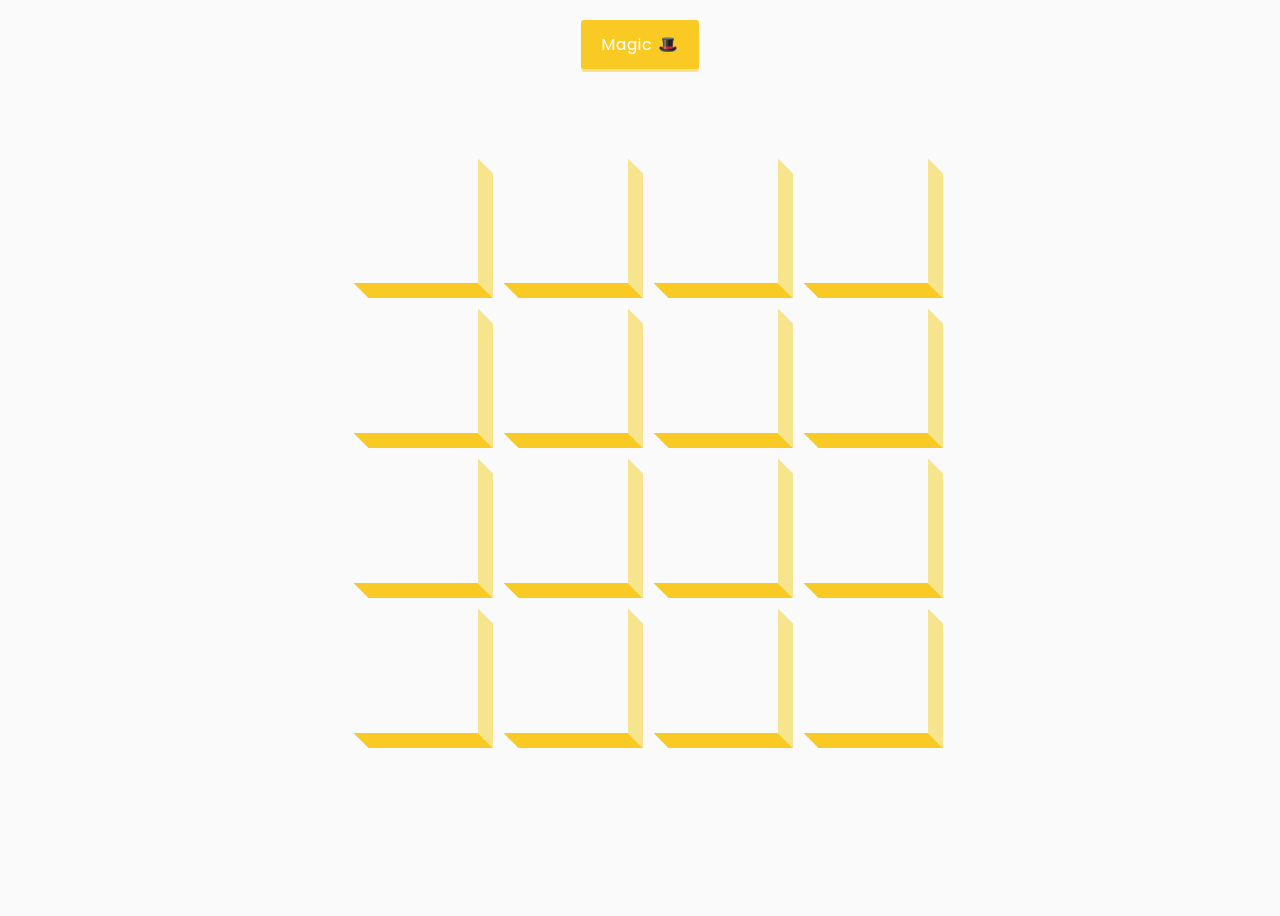
<file: 3d-boxes-background/index.html>
<!DOCTYPE html>
<html lang="en">
  <head>
    <meta charset="UTF-8" />
    <meta name="viewport" content="width=device-width, initial-scale=1.0" />
    <link
      rel="stylesheet"
      href="https://cdnjs.cloudflare.com/ajax/libs/font-awesome/5.14.0/css/all.min.css"
      integrity="sha512-1PKOgIY59xJ8Co8+NE6FZ+LOAZKjy+KY8iq0G4B3CyeY6wYHN3yt9PW0XpSriVlkMXe40PTKnXrLnZ9+fkDaog=="
      crossorigin="anonymous"
    />
    <link rel="stylesheet" href="style.css" />
    <title>3D Boxes Background</title>
  </head>
  <body>
    <button id="btn" class="magic">Magic 🎩</button>
    <div id="boxes" class="boxes big"></div>
    <script src="server.js"></script>
  </body>
</html>
</file>
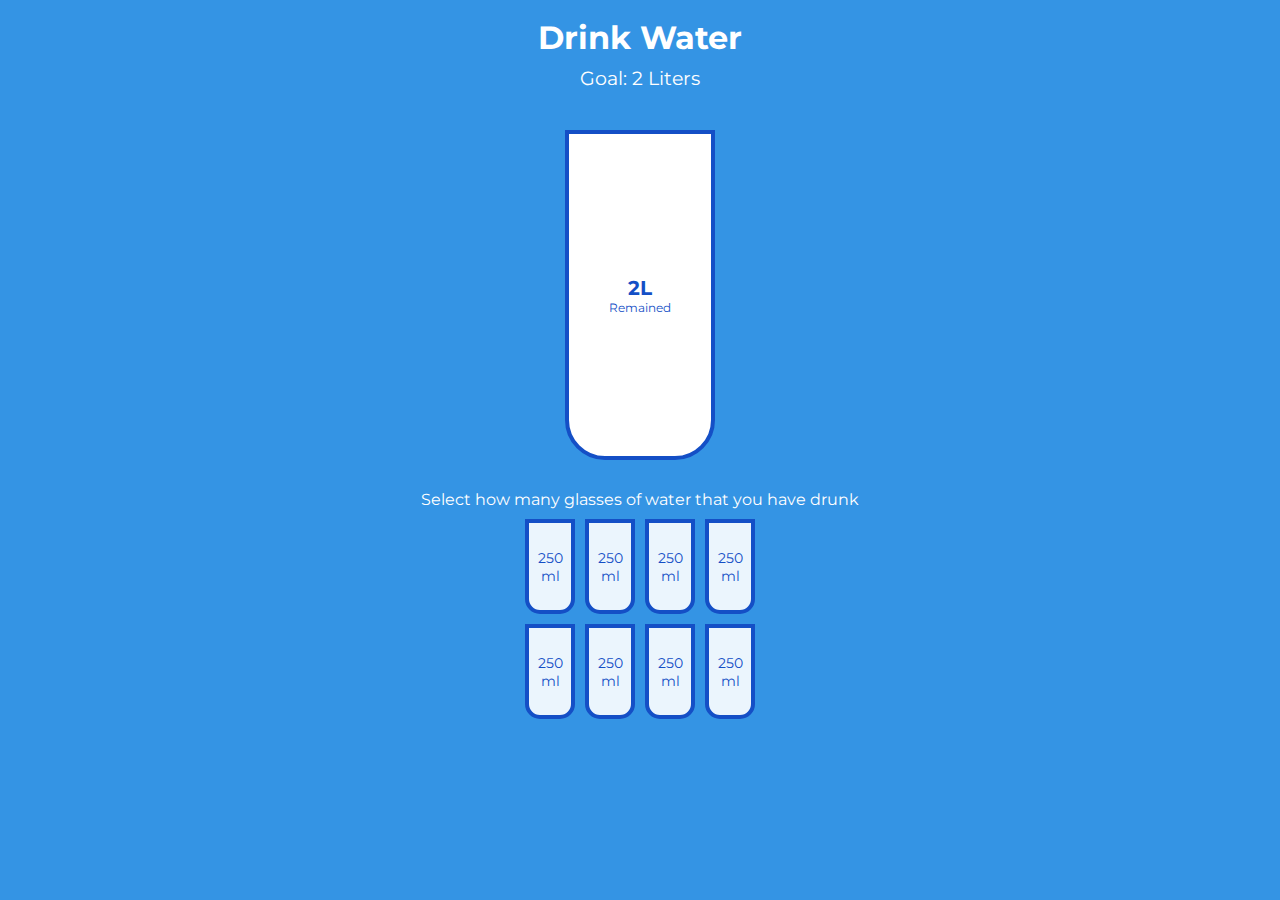
<file: drink-water/index.html>
<!DOCTYPE html>
<html lang="en">
  <head>
    <meta charset="UTF-8" />
    <meta name="viewport" content="width=device-width, initial-scale=1.0" />
    <link rel="stylesheet" href="style.css" />
    <title>Drink Water</title>
  </head>
  <body>
    <h1>Drink Water</h1>
    <h3>Goal: 2 Liters</h3>

    <div class="cup">
      <div class="remained" id="remained">
        <span id="liters"></span>
        <small>Remained</small>
      </div>

      <div class="percentage" id="percentage"></div>
    </div>

    <p class="text">Select how many glasses of water that you have drunk</p>

    <div class="cups">
      <div class="cup cup-small">250 ml</div>
      <div class="cup cup-small">250 ml</div>
      <div class="cup cup-small">250 ml</div>
      <div class="cup cup-small">250 ml</div>
      <div class="cup cup-small">250 ml</div>
      <div class="cup cup-small">250 ml</div>
      <div class="cup cup-small">250 ml</div>
      <div class="cup cup-small">250 ml</div>
    </div>

    <script src="script.js"></script>
  </body>
</html>
</file>
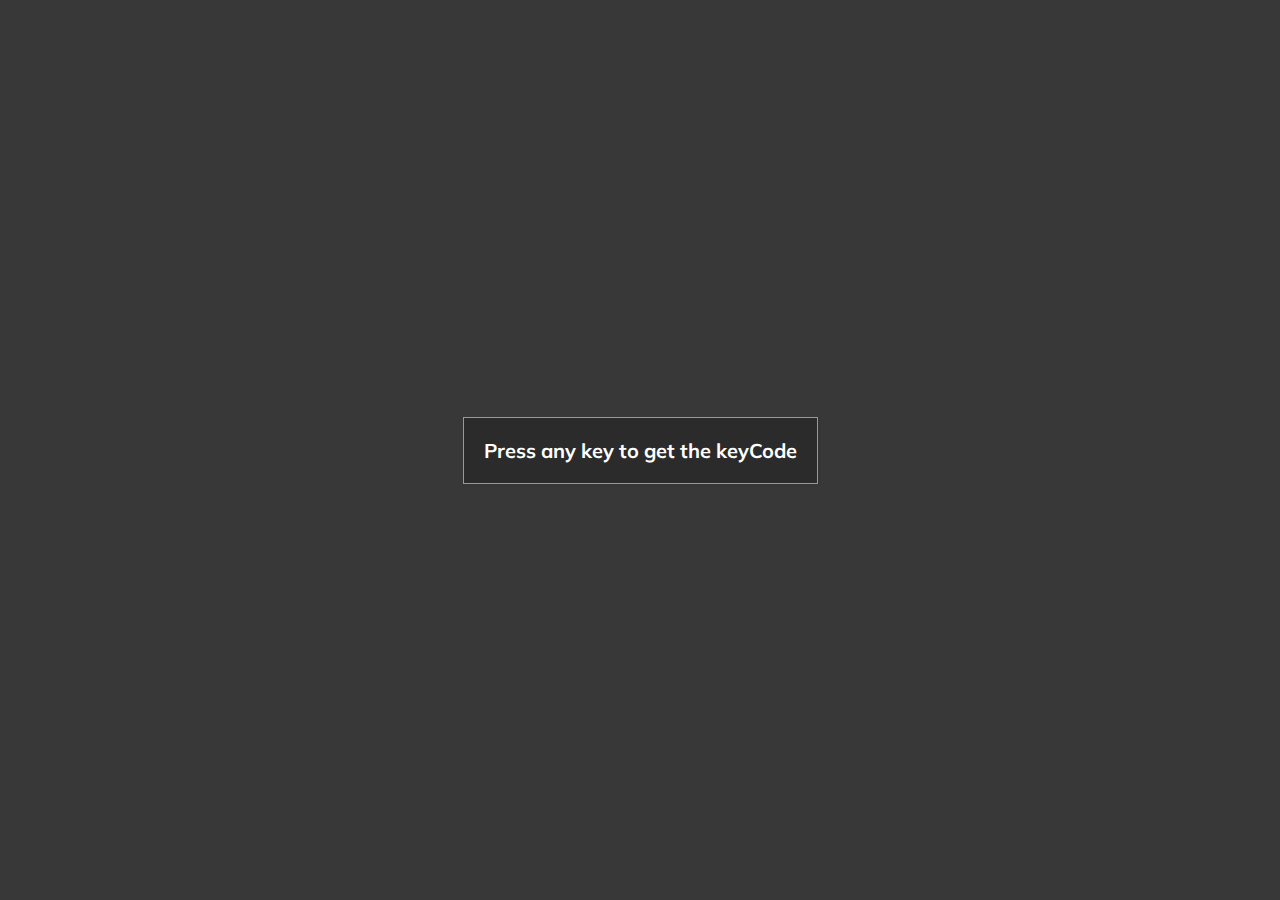
<file: event-key-codes/index.html>
<!DOCTYPE html>
<html lang="en">
  <head>
    <meta charset="UTF-8" />
    <meta name="viewport" content="width=device-width, initial-scale=1.0" />
    <link rel="stylesheet" href="style.css" />
    <title>Event KeyCodes</title>
  </head>
  <body>
    <div id="insert">
      <div class="key">
        Press any key to get the keyCode
      </div>
    </div>
    <script src="script.js"></script>
  </body>
</html>
</file>
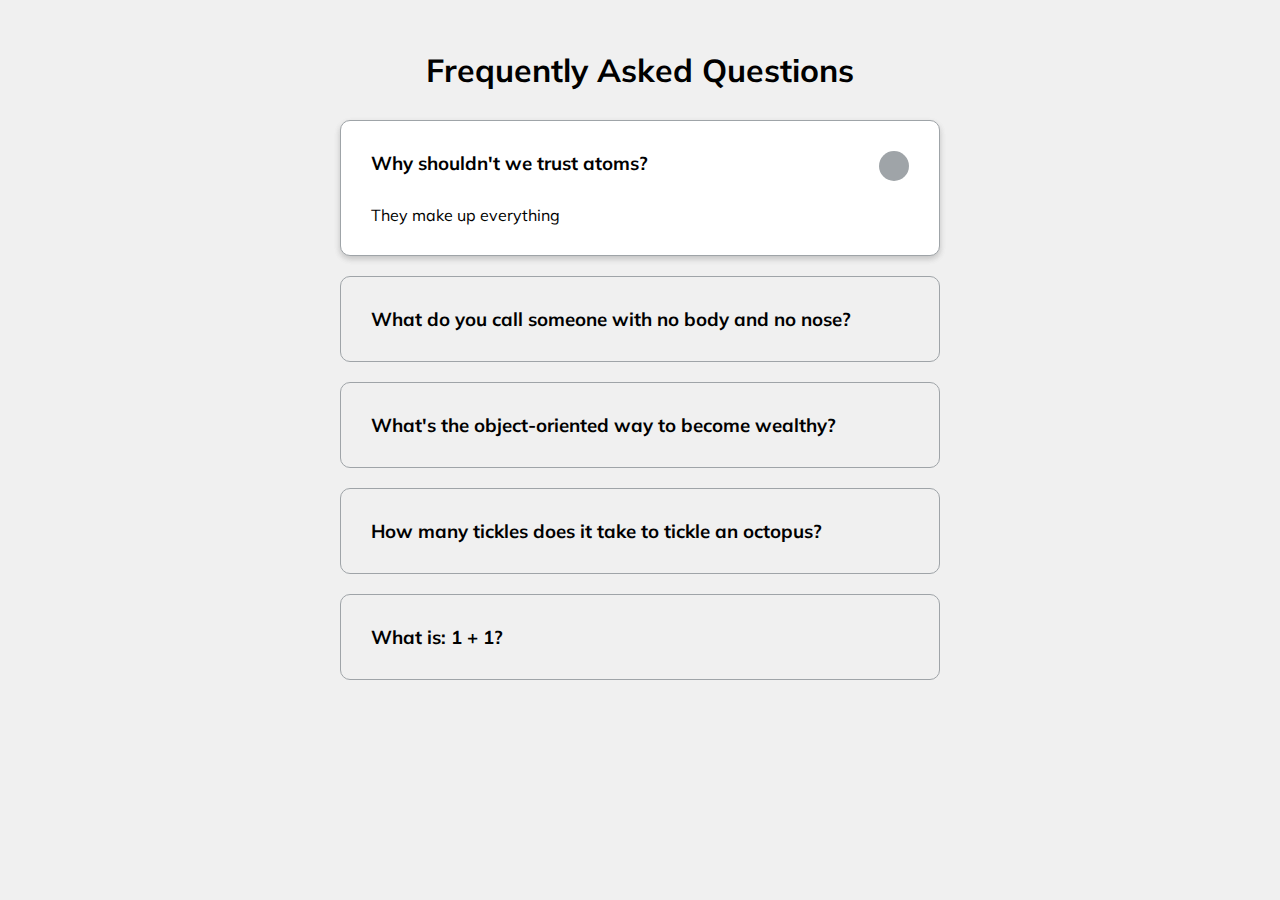
<file: faq-collapse/index.html>
<!DOCTYPE html>
<html lang="en">
  <head>
    <meta charset="UTF-8" />
    <meta name="viewport" content="width=device-width, initial-scale=1.0" />
    <link rel="stylesheet" href="https://cdnjs.cloudflare.com/ajax/libs/font-awesome/5.14.0/css/all.min.css" integrity="sha512-1PKOgIY59xJ8Co8+NE6FZ+LOAZKjy+KY8iq0G4B3CyeY6wYHN3yt9PW0XpSriVlkMXe40PTKnXrLnZ9+fkDaog==" crossorigin="anonymous" />
    <link rel="stylesheet" href="style.css" />
    <title>FAQ</title>
  </head>
  <body>
    <h1>Frequently Asked Questions</h1>
    <div class="faq-container">
      <div class="faq active">
        <h3 class="faq-title">
          Why shouldn't we trust atoms?
        </h3>

        <p class="faq-text">
          They make up everything
        </p>

        <button class="faq-toggle">
          <i class="fas fa-chevron-down"></i>
          <i class="fas fa-times"></i>
        </button>
      </div>

      <div class="faq">
        <h3 class="faq-title">
          What do you call someone with no body and no nose?
        </h3>
        <p class="faq-text">
          Nobody knows.
        </p>
        <button class="faq-toggle">
          <i class="fas fa-chevron-down"></i>
          <i class="fas fa-times"></i>
        </button>
      </div>
      
      <div class="faq">
        <h3 class="faq-title">
          What's the object-oriented way to become wealthy?
        </h3>
        <p class="faq-text">
          Inheritance.
        </p>
        <button class="faq-toggle">
          <i class="fas fa-chevron-down"></i>
          <i class="fas fa-times"></i>
        </button>
      </div>
      
      <div class="faq">
        <h3 class="faq-title">
          How many tickles does it take to tickle an octopus?
        </h3>
        <p class="faq-text">
          Ten-tickles!
        </p>
        <button class="faq-toggle">
          <i class="fas fa-chevron-down"></i>
          <i class="fas fa-times"></i>
        </button>
      </div>
      
      <div class="faq">
        <h3 class="faq-title">
          What is: 1 + 1?
        </h3>
        <p class="faq-text">
          Depends on who are you asking.
        </p>
        <button class="faq-toggle">
          <i class="fas fa-chevron-down"></i>
          <i class="fas fa-times"></i>
        </button>
      </div>
    </div>
    <script src="script.js"></script>
  </body>
</html>
</file>
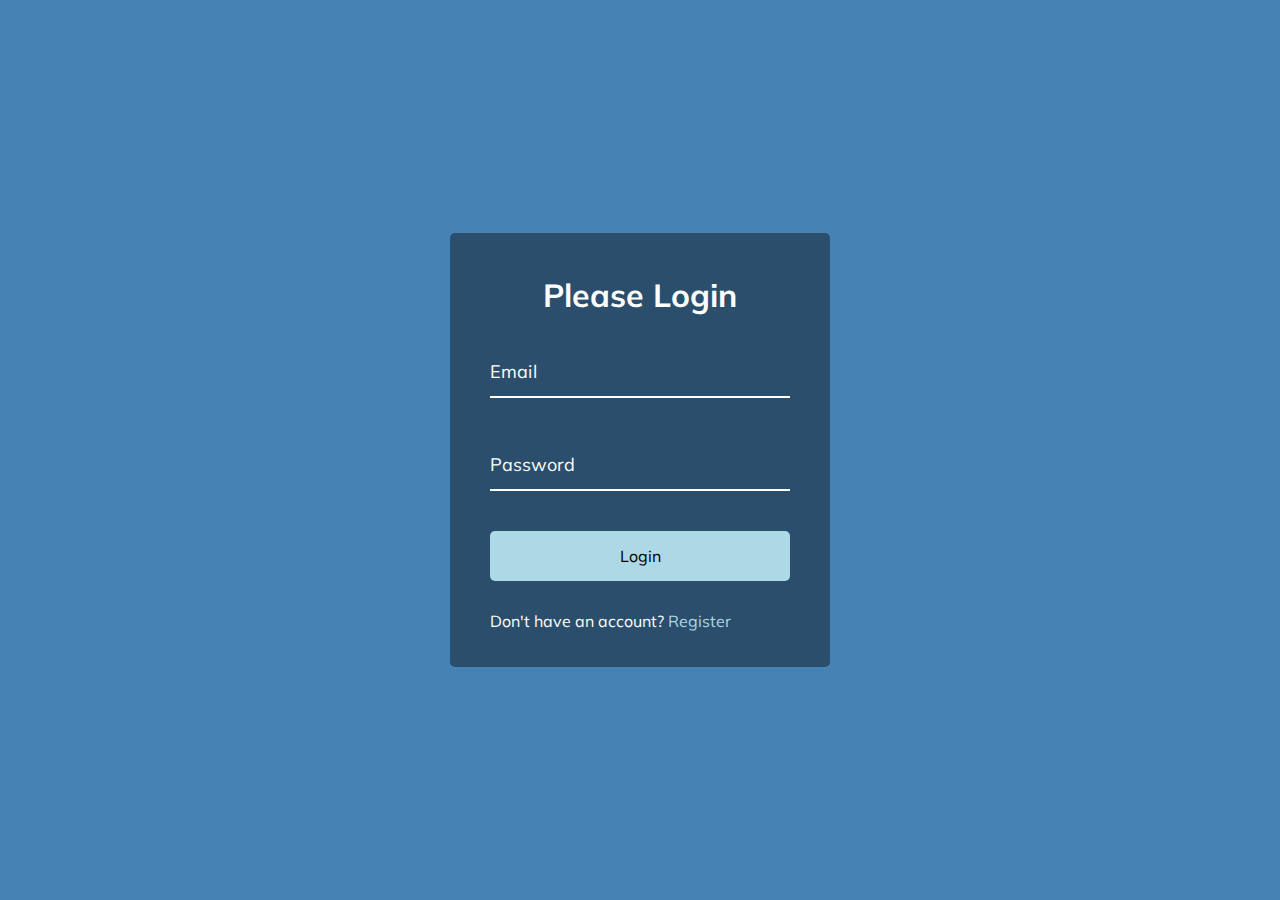
<file: form-input-wave/index.html>
<!DOCTYPE html>
<html lang="en">
  <head>
    <meta charset="UTF-8" />
    <meta name="viewport" content="width=device-width, initial-scale=1.0" />
    <link rel="stylesheet" href="style.css" />
    <title>Form Input Wave</title>
  </head>
  <body>
    <div class="container">
      <h1>Please Login</h1>
      <form>
        <div class="form-control">
          <input type="text" required>
          <label>Email</label>
          <!-- <label>
            <span style="transition-delay: 0ms">E</span>
              <span style="transition-delay: 50ms">m</span>
              <span style="transition-delay: 100ms">a</span>
              <span style="transition-delay: 150ms">i</span>
              <span style="transition-delay: 200ms">l</span>
        </label> -->
        </div>

        <div class="form-control">
          <input type="password" required>
          <label>Password</label>
        </div>

        <button class="btn">Login</button>

        <p class="text">Don't have an account? <a href="#">Register</a> </p>
      </form>
    </div>
    <script src="script.js"></script>
  </body>
</html>
</file>
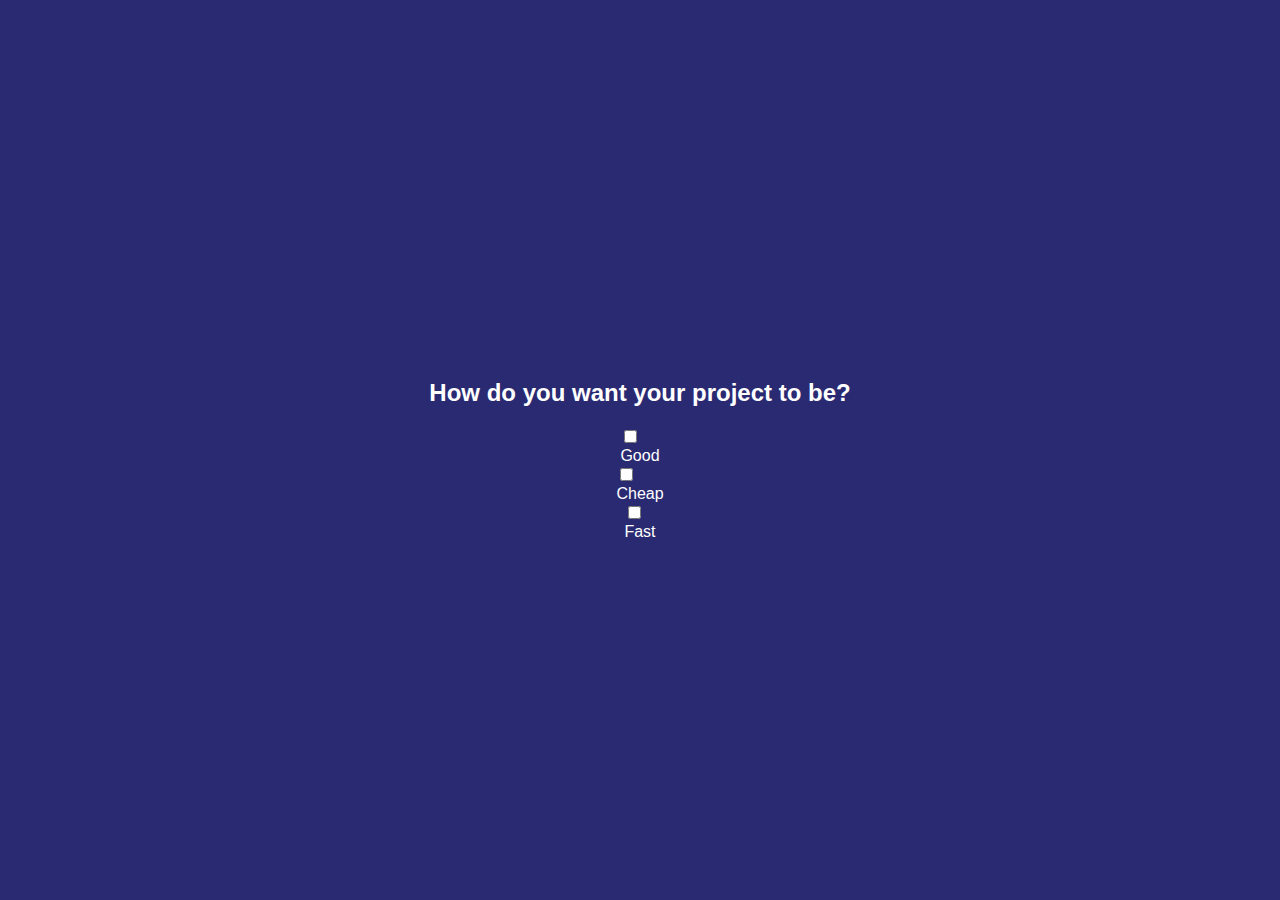
<file: good-cheap-fast/index.html>
<!DOCTYPE html>
<html lang="en">
  <head>
    <meta charset="UTF-8" />
    <meta name="viewport" content="width=device-width, initial-scale=1.0" />
    <link rel="stylesheet" href="style.css" />
    <title>Good, Cheap, Fast</title>
  </head>
  <body>
    <h2>How do you want your project to be?</h2>
    <div class="toggle-container">
      <input type="checkbox" id="good" class="toggle">
      <label for="good" class="label">
        <div class="ball"></div>
      </label>
      <span>Good</span>
    </div>

    <div class="toggle-container">
      <input type="checkbox" id="cheap" class="toggle">
      <label for="cheap" class="label">
        <div class="ball"></div>
      </label>
      <span>Cheap</span>
    </div>

    <div class="toggle-container">
      <input type="checkbox" id="fast" class="toggle">
      <label for="fast" class="label">
        <div class="ball"></div>
      </label>
      <span>Fast</span>
    </div>
    <script src="script.js"></script>
  </body>
</html>
</file>
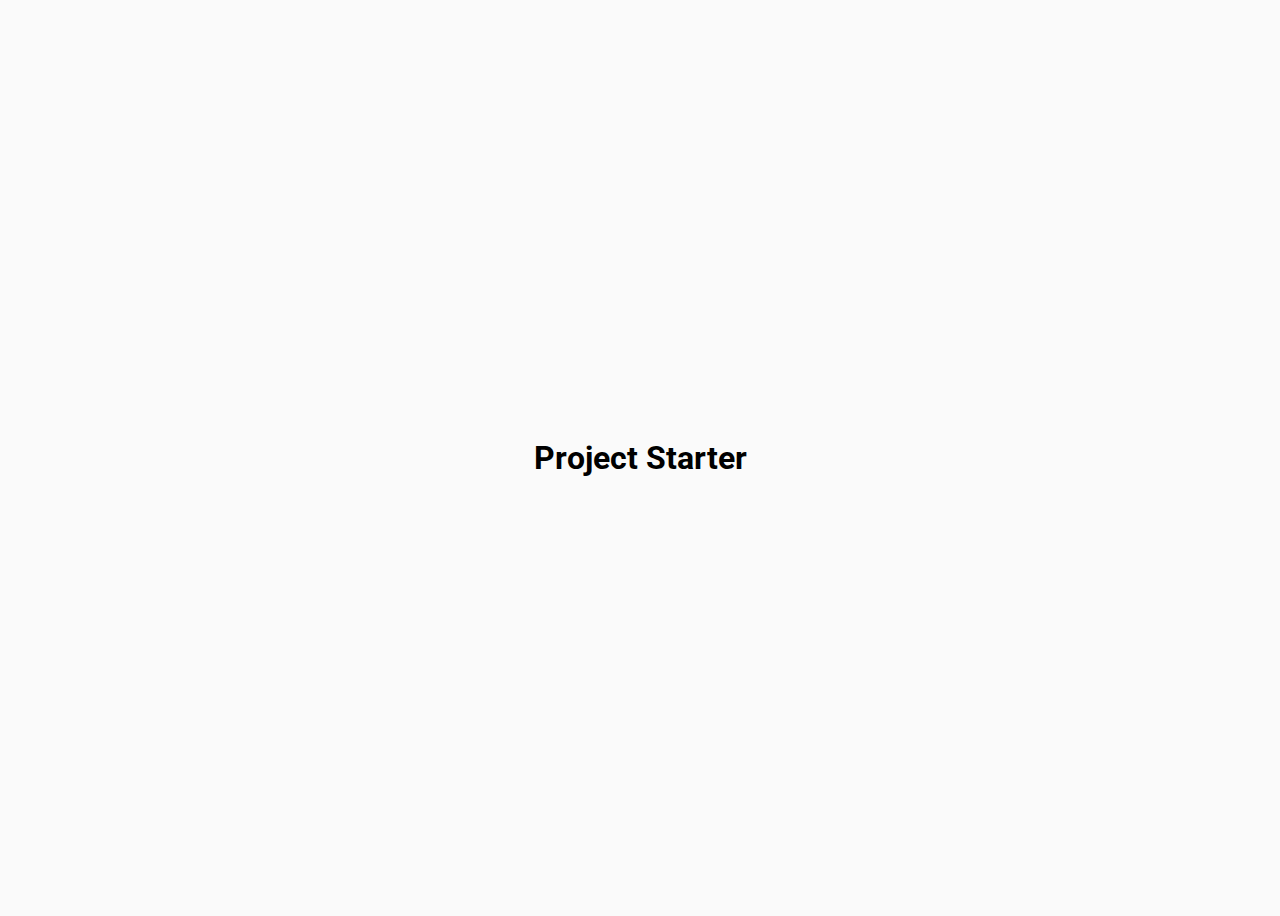
<file: project-starter/index.html>
<!DOCTYPE html>
<html lang="en">
  <head>
    <meta charset="UTF-8" />
    <meta name="viewport" content="width=device-width, initial-scale=1.0" />
    <link rel="stylesheet" href="style.css" />
    <title>My Project</title>
  </head>
  <body>
    <h1>Project Starter</h1>
    <script src="server.js"></script>
  </body>
</html>
</file>
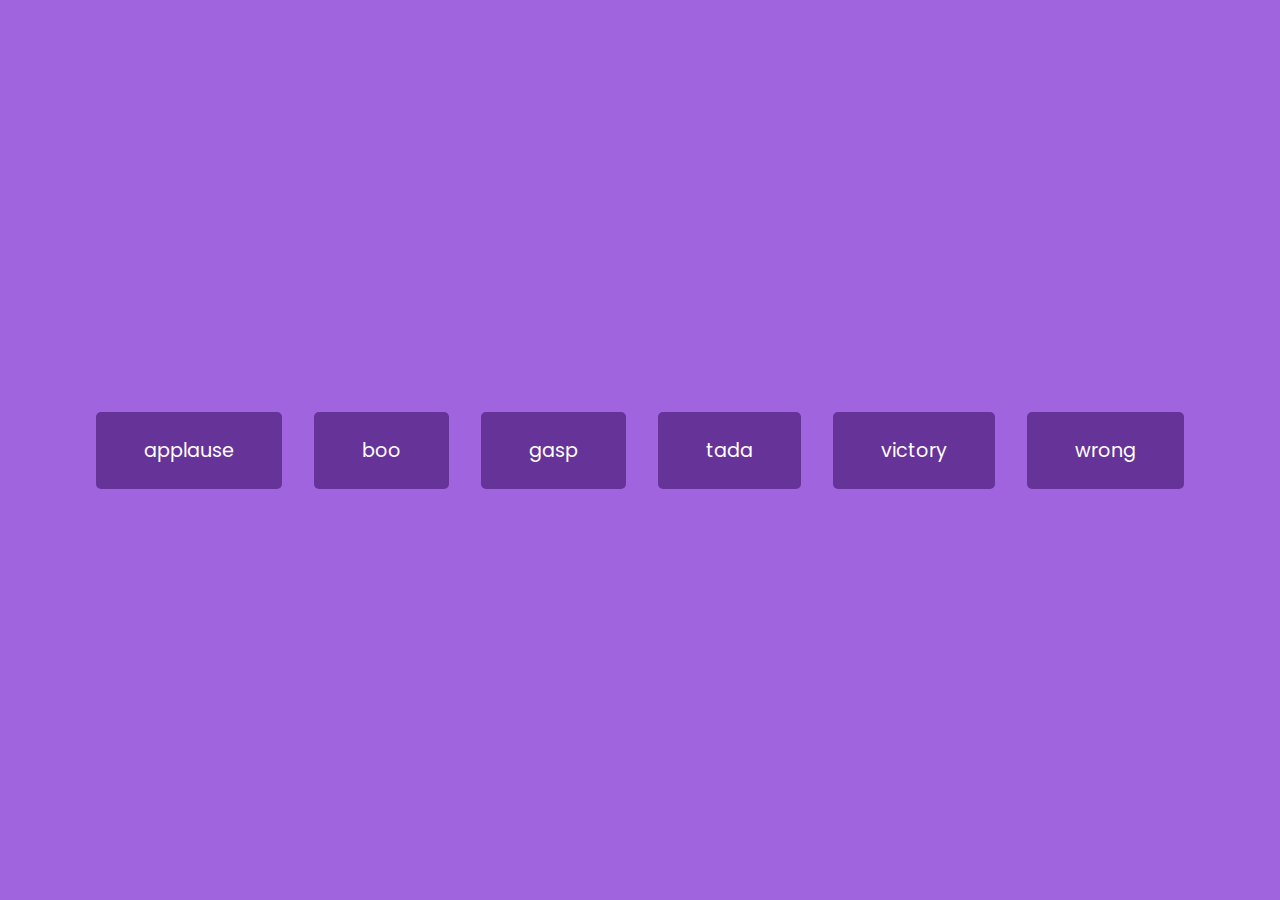
<file: sound-board/index.html>
<!DOCTYPE html>
<html lang="en">
  <head>
    <meta charset="UTF-8" />
    <meta name="viewport" content="width=device-width, initial-scale=1.0" />
    <link rel="stylesheet" href="style.css" />
    <title>Sound Board</title>
  </head>
  <body>
    <audio id="applause" src="sounds/applause-cheer-236786.mp3"></audio>
    <audio id="boo" src="sounds/boo-hahahaha-257718.mp3"></audio>
    <audio id="gasp" src="sounds/gasp-242214.mp3"></audio>
    <audio id="tada" src="sounds/tada-fanfare-a-6313.mp3"></audio>
    <audio id="victory" src="sounds/victorymale-version-230553.mp3"></audio>
    <audio id="wrong" src="sounds/buzzer-or-wrong-answer-20582.mp3"></audio>

    <div id="buttons"></div>

    <script src="script.js"></script>
  </body>
</html>
</file>
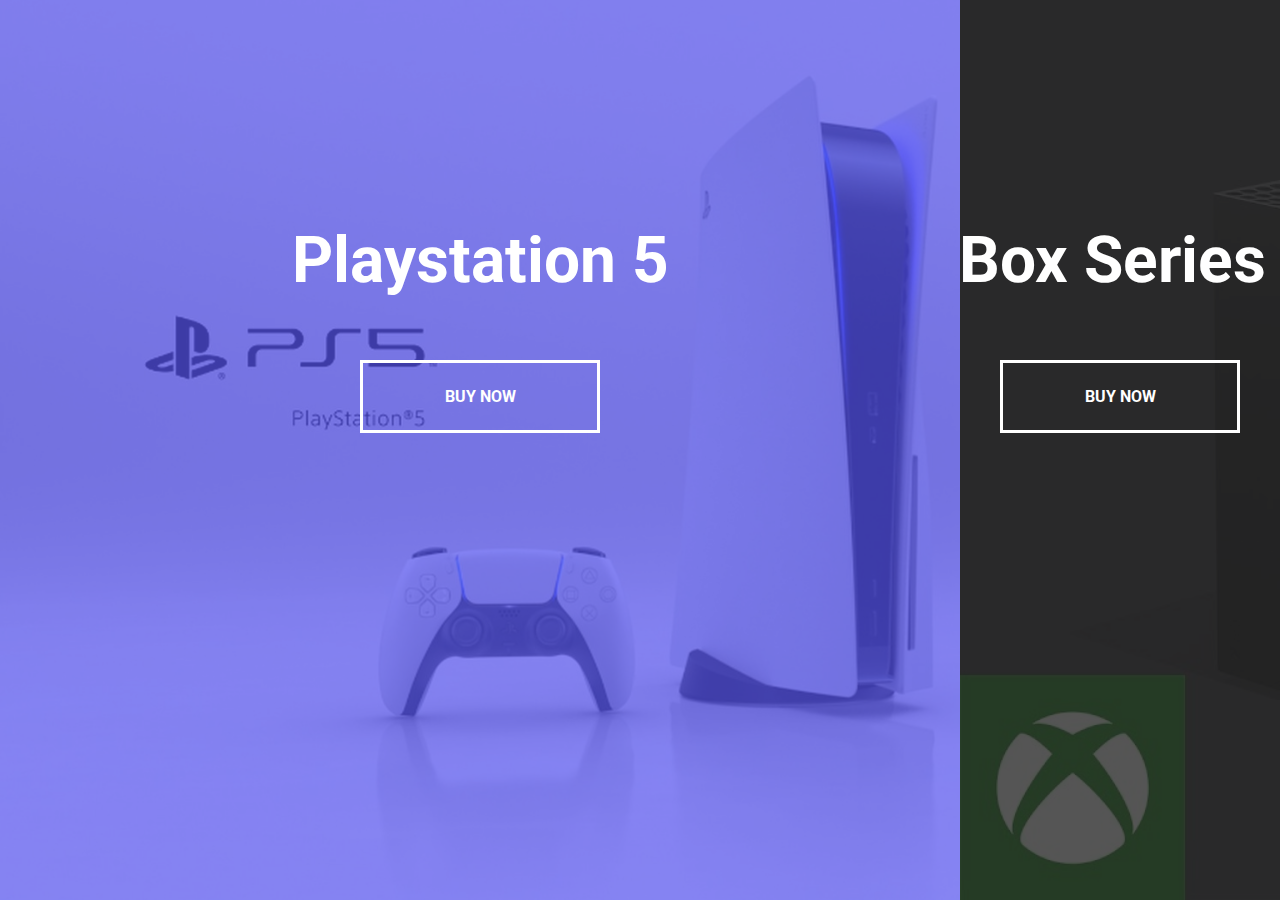
<file: split-landing-page/index.html>
<!DOCTYPE html>
<html lang="en">
  <head>
    <meta charset="UTF-8" />
    <meta name="viewport" content="width=device-width, initial-scale=1.0" />
    <link rel="stylesheet" href="style.css" />
    <title>Split Landing Page
    </title>
  </head>
  <body>
    <div class="container">
      <div class="split left">
        <h1>Playstation 5</h1>
        <a href="#" class="btn">Buy Now</a>
      </div>
      <div class="split right">
        <h1>XBox Series X</h1>
        <a href="#" class="btn">Buy Now</a>
      </div>
    </div>

    <script src="script.js"></script>
  </body>
</html>
</file>
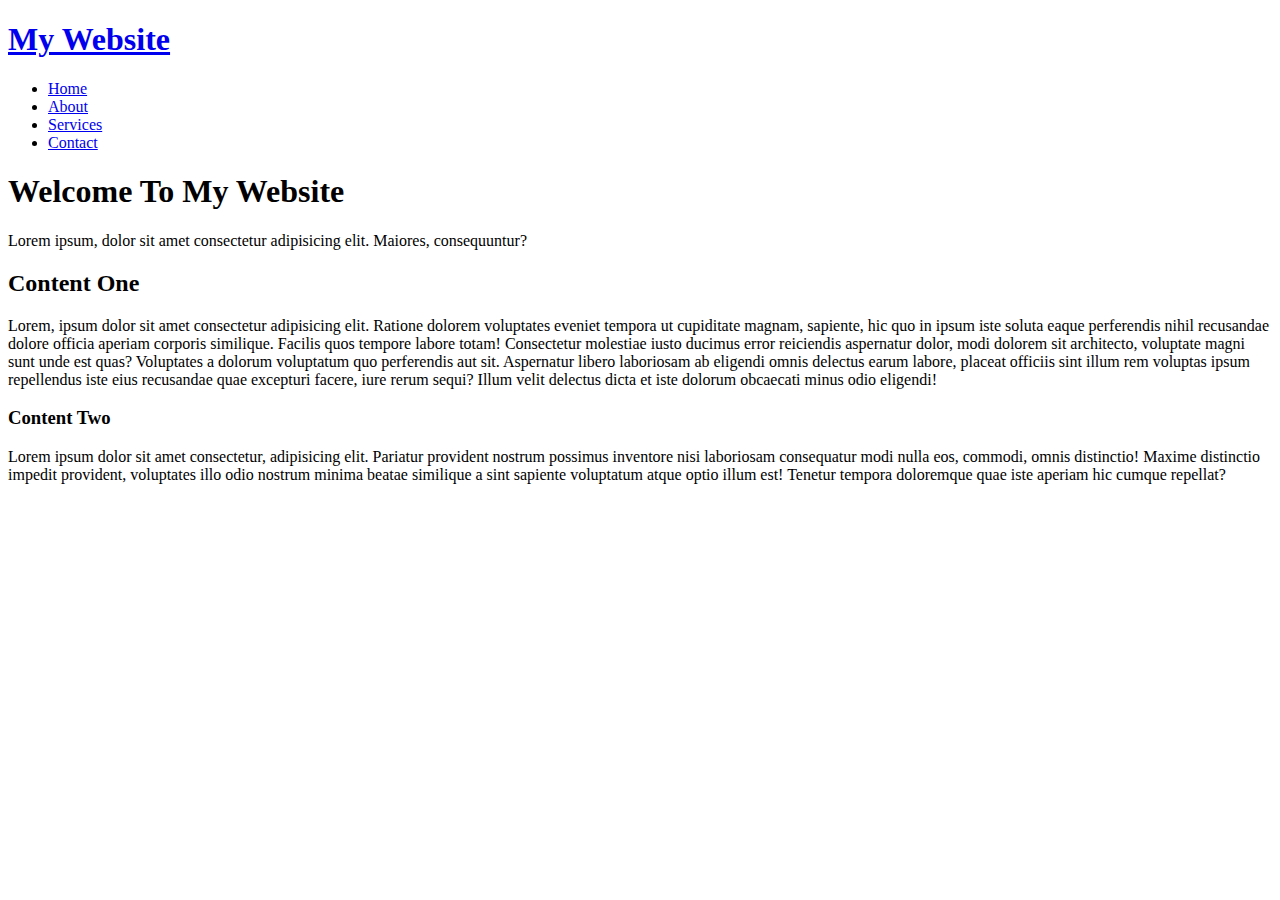
<file: sticky-navigation/index.html>
<!DOCTYPE html>
<html lang="en">
  <head>
    <meta charset="UTF-8" />
    <meta name="viewport" content="width=device-width, initial-scale=1.0" />
    <link rel="stylesheet" href="style.css" />
    <title>Sticky Navigation</title>
  </head>
  <body>
    <nav class="nav">
      <div class="container">
        <h1 class="logo"><a href="/index.html">My Website</a></h1>
        <ul>
          <li><a href="#" class="current">Home</a></li>
          <li><a href="#">About</a></li>
          <li><a href="#">Services</a></li>
          <li><a href="#">Contact</a></li>
        </ul>
      </div>
    </nav>

    <div class="hero">
      <div class="container">
        <h1>Welcome To My Website</h1>
        <p>Lorem ipsum, dolor sit amet consectetur adipisicing elit. Maiores, consequuntur?</p>
      </div>
    </div>

    <section class="container content">
      <h2>Content One</h2>
      <p>Lorem, ipsum dolor sit amet consectetur adipisicing elit. Ratione dolorem voluptates eveniet tempora ut cupiditate magnam, sapiente, hic quo in ipsum iste soluta eaque perferendis nihil recusandae dolore officia aperiam corporis similique. Facilis quos tempore labore totam! Consectetur molestiae iusto ducimus error reiciendis aspernatur dolor, modi dolorem sit architecto, voluptate magni sunt unde est quas? Voluptates a dolorum voluptatum quo perferendis aut sit. Aspernatur libero laboriosam ab eligendi omnis delectus earum labore, placeat officiis sint illum rem voluptas ipsum repellendus iste eius recusandae quae excepturi facere, iure rerum sequi? Illum velit delectus dicta et iste dolorum obcaecati minus odio eligendi!</p>

      <h3>Content Two</h3>
      <p>Lorem ipsum dolor sit amet consectetur, adipisicing elit. Pariatur provident nostrum possimus inventore nisi laboriosam consequatur modi nulla eos, commodi, omnis distinctio! Maxime distinctio impedit provident, voluptates illo odio nostrum minima beatae similique a sint sapiente voluptatum atque optio illum est! Tenetur tempora doloremque quae iste aperiam hic cumque repellat?</p>
    </section>

    <script src="script.js"></script>
  </body>
</html>
</file>
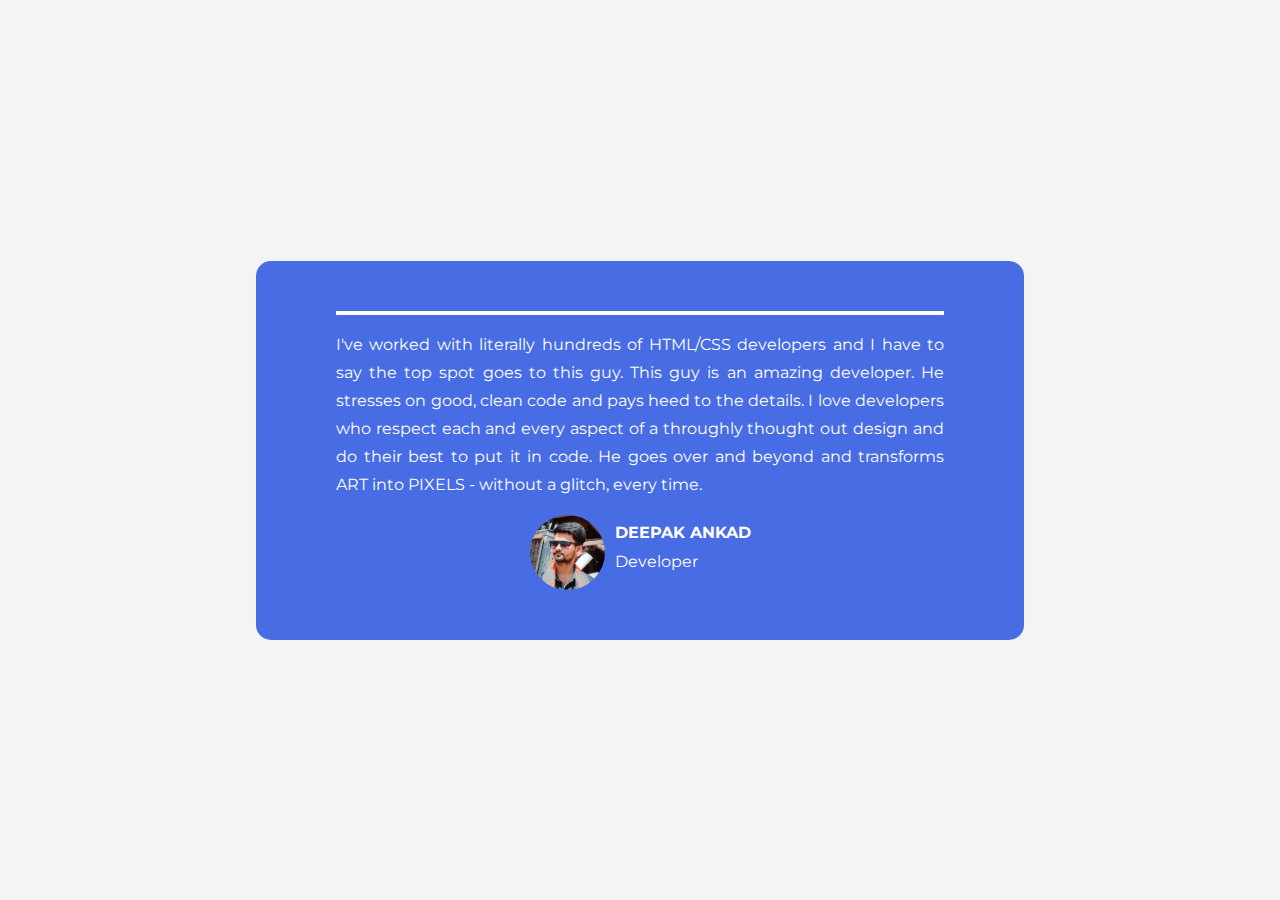
<file: testimonial-box-switcher/index.html>
<!DOCTYPE html>
<html lang="en">
  <head>
    <meta charset="UTF-8" />
    <meta name="viewport" content="width=device-width, initial-scale=1.0" />
    <link
      rel="stylesheet"
      href="https://cdnjs.cloudflare.com/ajax/libs/font-awesome/5.14.0/css/all.min.css"
      integrity="sha512-1PKOgIY59xJ8Co8+NE6FZ+LOAZKjy+KY8iq0G4B3CyeY6wYHN3yt9PW0XpSriVlkMXe40PTKnXrLnZ9+fkDaog=="
      crossorigin="anonymous"
    />
    <link rel="stylesheet" href="style.css" />
    <title>Testimonial Box</title>
  </head>
  <body>
    <div class="testimonial-container">
      <div class="progress-bar"></div>
      <div class="fas fa-quote-right fa-quote"></div>
      <div class="fas fa-quote-left fa-quote"></div>
      <p class="testimonial">
        I've worked with literally hundreds of HTML/CSS developers and I have to
        say the top spot goes to this guy. This guy is an amazing developer. He
        stresses on good, clean code and pays heed to the details. I love
        developers who respect each and every aspect of a throughly thought out
        design and do their best to put it in code. He goes over and beyond and
        transforms ART into PIXELS - without a glitch, every time.
      </p>
      <div class="user">
        <img
          src="img2.jpg"
          alt="user"
          class="user-image"
        />
        <div class="user-details">
          <h4 class="username">DEEPAK ANKAD</h4>
          <p class="role">Developer</p>
        </div>
      </div>
    </div>
    <script src="script.js"></script>
  </body>
</html>
</file>
<file: 3d-boxes-background/style.css>
@import url('https://fonts.googleapis.com/css2?family=Roboto:wght@400;700&display=swap');
@import url('https://fonts.googleapis.com/css2?family=Poppins&display=swap');

* {
  box-sizing: border-box;
}

body {
  background-color: #fafafa;
  font-family: 'Roboto', sans-serif;
  display: flex;
  flex-direction: column;
  align-items: center;
  justify-content: center;
  height: 100vh;
  overflow: hidden;
}

.magic {
  background-color: #f9ca24;
  color: #fff;
  font-family: 'Poppins', sans-serif;
  border: 0;
  border-radius: 3px;
  font-size: 16px;
  padding: 12px 20px;
  cursor: pointer;
  position: fixed;
  top: 20px;
  letter-spacing: 1px;
  box-shadow: 0 3px rgba(249, 202, 36, 0.5);
  z-index: 100;
}

.magic:focus {
  outline: none;
}

.magic:active {
  box-shadow: none;
  transform: translateY(2px);
}

.boxes {
  display: flex;
  flex-wrap: wrap;
  justify-content: space-around;
  height: 500px;
  width: 500px;
  position: relative;
  transition: 0.4s ease;
}

.boxes.big {
  width: 600px;
  height: 600px;
}

.boxes.big .box {
  transform: rotateZ(360deg);
}

.box {
  background-image: url('https://media.giphy.com/media/EZqwsBSPlvSda/giphy.gif');
  background-repeat: no-repeat;
  background-size: 500px 500px;
  position: relative;
  height: 125px;
  width: 125px;
  transition: 0.4s ease;
}

.box::after {
  content: '';
  background-color: #f6e58d;
  position: absolute;
  top: 8px;
  right: -15px;
  height: 100%;
  width: 15px;
  transform: skewY(45deg);
}

.box::before {
  content: '';
  background-color: #f9ca24;
  position: absolute;
  bottom: -15px;
  left: 8px;
  height: 15px;
  width: 100%;
  transform: skewX(45deg);
}
</file>
<file: drink-water/style.css>
@import url('https://fonts.googleapis.com/css?family=Montserrat:400,600&display=swap');

:root {
  --border-color: #144fc6;
  --fill-color: #6ab3f8;
}

* {
  box-sizing: border-box;
}

body {
  background-color: #3494e4;
  color: #fff;
  font-family: 'Montserrat', sans-serif;
  display: flex;
  flex-direction: column;
  align-items: center;
  margin-bottom: 40px;
}

h1 {
  margin: 10px 0 0;
}

h3 {
  font-weight: 400;
  margin: 10px 0;
}

.cup {
  background-color: #fff;
  border: 4px solid var(--border-color);
  color: var(--border-color);
  border-radius: 0 0 40px 40px;
  height: 330px;
  width: 150px;
  margin: 30px 0;
  display: flex;
  flex-direction: column;
  overflow: hidden;
}

.cup.cup-small {
  height: 95px;
  width: 50px;
  border-radius: 0 0 15px 15px;
  background-color: rgba(255, 255, 255, 0.9);
  cursor: pointer;
  font-size: 14px;
  align-items: center;
  justify-content: center;
  text-align: center;
  margin: 5px;
  transition: 0.3s ease;
}

.cup.cup-small.full {
  background-color: var(--fill-color);
  color: #fff;
}

.cups {
  display: flex;
  flex-wrap: wrap;
  align-items: center;
  justify-content: center;
  width: 280px;
}

.remained {
  display: flex;
  flex-direction: column;
  align-items: center;
  justify-content: center;
  text-align: center;
  flex: 1;
  transition: 0.3s ease;
}

.remained span {
  font-size: 20px;
  font-weight: bold;
}

.remained small {
  font-size: 12px;
}

.percentage {
  background-color: var(--fill-color);
  display: flex;
  align-items: center;
  justify-content: center;
  font-weight: bold;
  font-size: 30px;
  height: 0;
  transition: 0.3s ease;
}

.text {
  text-align: center;
  margin: 0 0 5px;
}
</file>
<file: event-key-codes/style.css>
@import url('https://fonts.googleapis.com/css?family=Muli&display=swap');

* {
  box-sizing: border-box;
 
}

body {
  background-color: #383838;
  font-family: 'Muli', sans-serif;
  display: flex;
  align-items: center;
  justify-content: center;
  text-align: center;
  height: 100vh;
  overflow: hidden;
  margin: 0;
}

.key {
  border: 1px solid #999999;
  background-color: #2B2B2B;
  box-shadow: 1px 1px 3px rgba(0, 0, 0, 0.1);
  display: inline-flex;
  align-items: center;
  font-size: 20px;
  font-weight: bold;
  padding: 20px;
  flex-direction: column;
  margin: 10px;
  min-width: 150px;
  color: white;
  position: relative;
}

.key small {
  position: absolute;
  top: -24px;
  left: 0;
  text-align: center;
  width: 100%;
  color: #c4c4c4;
  font-size: 14px;
}
</file>
<file: faq-collapse/style.css>
@import url('https://fonts.googleapis.com/css?family=Muli&display=swap');

* {
  box-sizing: border-box;
}

body {
  font-family: 'Muli', sans-serif;
  background-color: #f0f0f0;
}

h1 {
  margin: 50px 0 30px;
  text-align: center;
}

.faq-container {
  max-width: 600px;
  margin: 0 auto;
}

.faq {
  background-color: transparent;
  border: 1px solid #9fa4a8;
  border-radius: 10px;
  margin: 20px 0;
  padding: 30px;
  position: relative;
  overflow: hidden;
  transition: 0.3s ease;
}

.faq.active {
  background-color: #fff;
  box-shadow: 0 3px 6px rgba(0, 0, 0, 0.1), 0 3px 6px rgba(0, 0, 0, 0.1);
}

.faq.active::before,
.faq.active::after {
  content: '\f075';
  font-family: 'Font Awesome 5 Free';
  color: #2ecc71;
  font-size: 7rem;
  position: absolute;
  opacity: 0.2;
  top: 20px;
  left: 20px;
  z-index: 0;
}

.faq.active::before {
  color: #3498db;
  top: -10px;
  left: -30px;
  transform: rotateY(180deg);
}

.faq-title {
  margin: 0 35px 0 0;
}

.faq-text {
  display: none;
  margin: 30px 0 0;
}

.faq.active .faq-text {
  display: block;
}

.faq-toggle {
  background-color: transparent;
  border: 0;
  border-radius: 50%;
  cursor: pointer;
  display: flex;
  align-items: center;
  justify-content: center;
  font-size: 16px;
  padding: 0;
  position: absolute;
  top: 30px;
  right: 30px;
  height: 30px;
  width: 30px;
}

.faq-toggle:focus {
  outline: 0;
}

.faq-toggle .fa-times {
  display: none;
}

.faq.active .faq-toggle .fa-times {
  color: #fff;
  display: block;
}

.faq.active .faq-toggle .fa-chevron-down {
  display: none;
}

.faq.active .faq-toggle {
  background-color: #9fa4a8;
}
</file>
<file: form-input-wave/style.css>
@import url('https://fonts.googleapis.com/css?family=Muli&display=swap');

* {
  box-sizing: border-box;
}

body {
  background-color: steelblue;
  color: #fff;
  font-family: 'Muli', sans-serif;
  display: flex;
  flex-direction: column;
  align-items: center;
  justify-content: center;
  height: 100vh;
  overflow: hidden;
  margin: 0;
}

.container {
  background-color: rgba(0, 0, 0, 0.4);
  padding: 20px 40px;
  border-radius: 5px;
}

.container h1 {
  text-align: center;
  margin-bottom: 30px;
}

.container a {
  text-decoration: none;
  color: lightblue;
}

.btn {
  cursor: pointer;
  display: inline-block;
  width: 100%;
  background: lightblue;
  padding: 15px;
  font-family: inherit;
  font-size: 16px;
  border: 0;
  border-radius: 5px;
}

.btn:focus {
  outline: 0;
}

.btn:active {
  transform: scale(0.98);
}

.text {
  margin-top: 30px;
}

.form-control {
  position: relative;
  margin: 20px 0 40px;
  width: 300px;
}

.form-control input {
  background-color: transparent;
  border: 0;
  border-bottom: 2px #fff solid;
  display: block;
  width: 100%;
  padding: 15px 0;
  font-size: 18px;
  color: #fff;
  position: relative;
  z-index: 100;
}

.form-control input:focus,
.form-control input:valid {
  outline: 0;
  border-bottom-color: lightblue;
}

.form-control label {
  position: absolute;
  top: 15px;
  left: 0;
  pointer-events: none;
}

.form-control label span {
  display: inline-block;
  font-size: 18px;
  min-width: 5px;
  transition: 0.3s cubic-bezier(0.68, -0.55, 0.265, 1.55);
}

.form-control input:focus + label span,
.form-control input:valid + label span {
  color: lightblue;
  transform: translateY(-30px);
}
</file>
<file: good-cheap-fast/style.css>
2@import url('https://fonts.googleapis.com/css2?family=Poppins:wght@200;400&display=swap');

* {
  box-sizing: border-box;
}

body {
  background-color: #2a2a72;
  color: #fff;
  font-family: 'Poppins', sans-serif;
  display: flex;
  flex-direction: column;
  align-items: center;
  justify-content: center;
  height: 100vh;
  overflow: hidden;
  margin: 0;
}

.user-form {
  width: 100%;
  max-width: 700px;
}

.user-form input {
  width: 100%;
  display: block;
  background-color: #4c2885;
  border: none;
  border-radius: 10px;
  color: #fff;
  padding: 1rem;
  margin-bottom: 2rem;
  font-family: inherit;
  font-size: 1rem;
  box-shadow: 0 5px 10px rgba(154, 160, 185, 0.05),
    0 15px 40px rgba(0, 0, 0, 0.1);
}

.user-form input::placeholder {
  color: #bbb;
}

.user-form input:focus {
  outline: none;
}

.card {
  max-width: 800px;
  background-color: #4c2885;
  border-radius: 20px;
  box-shadow: 0 5px 10px rgba(154, 160, 185, 0.05),
    0 15px 40px rgba(0, 0, 0, 0.1);
  display: flex;
  padding: 3rem;
  margin: 0 1.5rem;
}

.avatar {
  border-radius: 50%;
  border: 10px solid #2a2a72;
  height: 150px;
  width: 150px;
}

.user-info {
  color: #eee;
  margin-left: 2rem;
}

.user-info h2 {
  margin-top: 0;
}

.user-info ul {
  list-style-type: none;
  display: flex;
  justify-content: space-between;
  padding: 0;
  max-width: 400px;
}

.user-info ul li {
  display: flex;
  align-items: center;
}

.user-info ul li strong {
  font-size: 0.9rem;
  margin-left: 0.5rem;
}

.repo {
  text-decoration: none;
  color: #fff;
  background-color: #212a72;
  font-size: 0.7rem;
  padding: 0.25rem 0.5rem;
  margin-right: 0.5rem;
  margin-bottom: 0.5rem;
  display: inline-block;
}

@media (max-width: 500px) {
  .card {
    flex-direction: column;
    align-items: center;
  }

  .user-form {
    max-width: 400px;
  }
}
</file>
<file: project-starter/style.css>
@import url('https://fonts.googleapis.com/css2?family=Roboto:wght@400;700&display=swap');
@import url('https://fonts.googleapis.com/css2?family=Poppins&display=swap');

* {
  box-sizing: border-box;
}

body {
  background-color: #fafafa;
  font-family: 'Roboto', sans-serif;
  display: flex;
  flex-direction: column;
  align-items: center;
  justify-content: center;
  height: 100vh;
  overflow: hidden;
}

.magic {
  background-color: #f9ca24;
  color: #fff;
  font-family: 'Poppins', sans-serif;
  border: 0;
  border-radius: 3px;
  font-size: 16px;
  padding: 12px 20px;
  cursor: pointer;
  position: fixed;
  top: 20px;
  letter-spacing: 1px;
  box-shadow: 0 3px rgba(249, 202, 36, 0.5);
  z-index: 100;
}

.magic:focus {
  outline: none;
}

.magic:active {
  box-shadow: none;
  transform: translateY(2px);
}

.boxes {
  display: flex;
  flex-wrap: wrap;
  justify-content: space-around;
  height: 500px;
  width: 500px;
  position: relative;
  transition: 0.4s ease;
}

.boxes.big {
  width: 600px;
  height: 600px;
}

.boxes.big .box {
  transform: rotateZ(360deg);
}

.box {
  background-image: url('https://media.giphy.com/media/EZqwsBSPlvSda/giphy.gif');
  background-repeat: no-repeat;
  background-size: 500px 500px;
  position: relative;
  height: 125px;
  width: 125px;
  transition: 0.4s ease;
}

.box::after {
  content: '';
  background-color: #f6e58d;
  position: absolute;
  top: 8px;
  right: -15px;
  height: 100%;
  width: 15px;
  transform: skewY(45deg);
}

.box::before {
  content: '';
  background-color: #f9ca24;
  position: absolute;
  bottom: -15px;
  left: 8px;
  height: 15px;
  width: 100%;
  transform: skewX(45deg);
}
</file>
<file: sound-board/style.css>
@import url('https://fonts.googleapis.com/css2?family=Poppins:wght@200;400&display=swap');

* {
  box-sizing: border-box;
}

body {
  background-color: rgb(161, 100, 223);
  font-family: 'Poppins', sans-serif;
  display: flex;
  flex-wrap: wrap;
  align-items: center;
  justify-content: center;
  text-align: center;
  height: 100vh;
  overflow: hidden;
  margin: 0;
}

.btn {
  background-color: rebeccapurple;
  border-radius: 5px;
  border: none;
  color: #fff;
  margin: 1rem;
  padding: 1.5rem 3rem;
  font-size: 1.2rem;
  font-family: inherit;
  cursor: pointer;
}

.btn:hover {
  opacity: 0.9;
}

.btn:focus {
  outline: none;
}
</file>
<file: split-landing-page/style.css>
@import url('https://fonts.googleapis.com/css2?family=Roboto:wght@400;700&display=swap');

:root {
  --left-bg-color: rgba(87, 84, 236, 0.7);
  --right-bg-color: rgba(43, 43, 43, 0.8);
  --left-btn-hover-color: rgba(87, 84, 236, 1);
  --right-btn-hover-color: rgba(28, 122, 28, 1);
  --hover-width: 75%;
  --other-width: 25%;
  --speed: 1000ms;
}

* {
  box-sizing: border-box;
}

body {
  font-family: 'Roboto', sans-serif;
  height: 100vh;
  overflow: hidden;
  margin: 0;
}

h1 {
  font-size: 4rem;
  color: #fff;
  position: absolute;
  left: 50%;
  top: 20%;
  transform: translateX(-50%);
  white-space: nowrap;
}

.btn {
  position: absolute;
  display: flex;
  align-items: center;
  justify-content: center;
  left: 50%;
  top: 40%;
  transform: translateX(-50%);
  text-decoration: none;
  color: #fff;
  border: #fff solid 0.2rem;
  font-size: 1rem;
  font-weight: bold;
  text-transform: uppercase;
  width: 15rem;
  padding: 1.5rem;
}

.split.left .btn:hover {
  background-color: var(--left-btn-hover-color);
  border-color: var(--left-btn-hover-color);
}

.split.right .btn:hover {
  background-color: var(--right-btn-hover-color);
  border-color: var(--right-btn-hover-color);
}

.container {
  position: relative;
  width: 100%;
  height: 100%;
  background: #333;
}

.split {
  position: absolute;
  width: 50%;
  height: 100%;
  overflow: hidden;
}

.split.left {
  left: 0;
  background: url('ps.jpg');
  background-repeat: no-repeat;
  background-size: cover;
}

.split.left::before {
  content: '';
  position: absolute;
  width: 100%;
  height: 100%;
  background-color: var(--left-bg-color);
}

.split.right {
  right: 0;
  background: url('xbox.jpg');
  background-repeat: no-repeat;
  background-size: cover;
}

.split.right::before {
  content: '';
  position: absolute;
  width: 100%;
  height: 100%;
  background-color: var(--right-bg-color);
}

.split.right,
.split.left,
.split.right::before,
.split.left::before {
  transition: all var(--speed) ease-in-out;
}

.hover-left .left {
  width: var(--hover-width);
}

.hover-left .right {
  width: var(--other-width);
}

.hover-right .right {
  width: var(--hover-width);
}

.hover-right .left {
  width: var(--other-width);
}

@media (max-width: 800px) {
  h1 {
    font-size: 2rem;
    top: 30%;
  }

  .btn {
    padding: 1.2rem;
    width: 12rem;
  }
}
</file>
<file: sticky-navigation/style.css>
const nav = document.querySelector('.nav')
window.addEventListener('scroll', fixNav)

function fixNav() {
    if(window.scrollY > nav.offsetHeight + 150) {
        nav.classList.add('active')
    } else {
        nav.classList.remove('active')
    }
}
</file>
<file: testimonial-box-switcher/style.css>
@import url('https://fonts.googleapis.com/css?family=Montserrat');

* {
  box-sizing: border-box;
}

body {
  background-color: #f4f4f4;
  font-family: 'Montserrat', sans-serif;
  display: flex;
  flex-direction: column;
  align-items: center;
  justify-content: center;
  height: 100vh;
  overflow: hidden;
  margin: 0;
  padding: 10px;
}

.testimonial-container {
  background-color: #476ce4;
  color: #fff;
  border-radius: 15px;
  margin: 20px auto;
  padding: 50px 80px;
  max-width: 768px;
  position: relative;
}

.fa-quote {
  color: rgba(255, 255, 255, 0.3);
  font-size: 28px;
  position: absolute;
  top: 70px;
}

.fa-quote-right {
  left: 40px;
}

.fa-quote-left {
  right: 40px;
}

.testimonial {
  line-height: 28px;
  text-align: justify;
}

.user {
  display: flex;
  align-items: center;
  justify-content: center;
}

.user .user-image {
  border-radius: 50%;
  height: 75px;
  width: 75px;
  object-fit: cover;
}

.user .user-details {
  margin-left: 10px;
}

.user .username {
  margin: 0;
}

.user .role {
  font-weight: normal;
  margin: 10px 0;
}

.progress-bar {
  background-color: #fff;
  height: 4px;
  width: 100%;
  animation: grow 10s linear infinite;
  transform-origin: left;
}

@keyframes grow {
  0% {
    transform: scaleX(0);
  }
}

@media (max-width: 768px) {
  .testimonial-container {
    padding: 20px 30px;
  }

  .fa-quote {
    display: none;
  }
}
</file>
